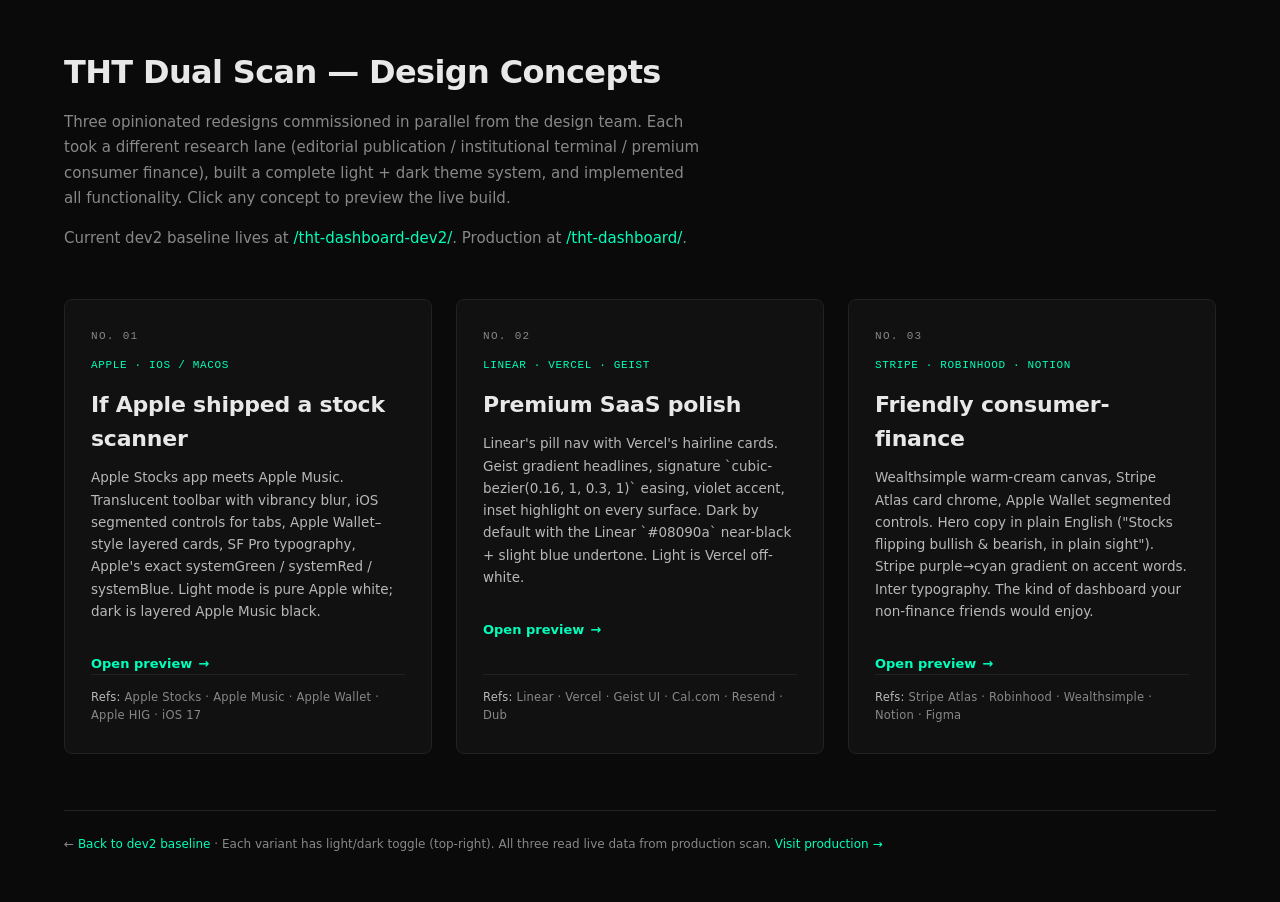
<file: docs/variants/index.html>
<!DOCTYPE html>
<html lang="en">
<head>
<meta charset="UTF-8">
<meta name="viewport" content="width=device-width, initial-scale=1.0">
<meta http-equiv="Cache-Control" content="no-cache, no-store, must-revalidate">
<title>THT Dual Scan — Design Concepts</title>
<style>
  :root {
    --bg: #0a0a0a; --fg: #e8e8e8; --dim: #888; --line: #222;
    --green: #00ffbb; --red: #ff4040; --table-bg: #111;
  }
  * { box-sizing: border-box; margin: 0; padding: 0; }
  body {
    background: var(--bg); color: var(--fg);
    font-family: -apple-system, BlinkMacSystemFont, "SF Pro Text", "Segoe UI", system-ui, sans-serif;
    padding: 48px 24px; max-width: 1200px; margin: 0 auto;
    font-size: 14px; line-height: 1.55;
  }
  header { margin-bottom: 48px; }
  h1 {
    font-size: 32px; font-weight: 700; letter-spacing: -0.02em; margin-bottom: 12px;
  }
  .lead {
    color: var(--dim); font-size: 15px; max-width: 640px; line-height: 1.7;
  }
  .lead a { color: var(--green); text-decoration: none; }
  .lead a:hover { text-decoration: underline; }

  .grid {
    display: grid; gap: 24px;
    grid-template-columns: repeat(auto-fit, minmax(320px, 1fr));
  }
  .concept {
    background: var(--table-bg); border: 1px solid var(--line);
    border-radius: 8px; padding: 28px 26px;
    transition: transform 0.2s ease, border-color 0.2s ease;
    text-decoration: none; color: inherit;
    display: flex; flex-direction: column; min-height: 280px;
  }
  .concept:hover {
    transform: translateY(-2px);
    border-color: var(--green);
  }
  .concept .num {
    font-family: ui-monospace, "SF Mono", "JetBrains Mono", Menlo, monospace;
    font-size: 11px; letter-spacing: 0.12em; text-transform: uppercase;
    color: var(--dim); margin-bottom: 12px;
  }
  .concept h2 {
    font-size: 22px; font-weight: 700; letter-spacing: -0.01em; margin-bottom: 10px;
  }
  .concept .school {
    font-family: ui-monospace, "SF Mono", "JetBrains Mono", Menlo, monospace;
    font-size: 11px; color: var(--green); letter-spacing: 0.06em;
    text-transform: uppercase; margin-bottom: 14px;
  }
  .concept p {
    color: #b8b8b8; font-size: 13.5px; line-height: 1.65; margin-bottom: 18px;
  }
  .concept .refs {
    margin-top: auto;
    color: var(--dim); font-size: 11.5px; letter-spacing: 0.02em;
    border-top: 1px solid var(--line); padding-top: 14px;
  }
  .concept .refs strong { color: #b8b8b8; font-weight: 500; }
  .concept .cta {
    display: inline-flex; align-items: center; gap: 6px;
    color: var(--green); font-weight: 600; font-size: 13px;
    margin-top: 14px;
  }
  .concept .cta .arrow { transition: transform 0.15s ease; }
  .concept:hover .cta .arrow { transform: translateX(3px); }

  footer {
    margin-top: 56px; padding-top: 24px;
    border-top: 1px solid var(--line);
    color: var(--dim); font-size: 12px;
  }
  footer a { color: var(--green); text-decoration: none; }
  footer a:hover { text-decoration: underline; }
</style>
</head>
<body>
<header>
  <h1>THT Dual Scan — Design Concepts</h1>
  <p class="lead">Three opinionated redesigns commissioned in parallel from the design team. Each took a different research lane (editorial publication / institutional terminal / premium consumer finance), built a complete light + dark theme system, and implemented all functionality. Click any concept to preview the live build.</p>
  <p class="lead" style="margin-top:14px;">Current dev2 baseline lives at <a href="../">/tht-dashboard-dev2/</a>. Production at <a href="https://piraci26.github.io/tht-dashboard/">/tht-dashboard/</a>.</p>
</header>

<div class="grid">

  <a class="concept" href="editorial/">
    <div class="num">No. 01</div>
    <div class="school">Apple · iOS / macOS</div>
    <h2>If Apple shipped a stock scanner</h2>
    <p>Apple Stocks app meets Apple Music. Translucent toolbar with vibrancy blur, iOS segmented controls for tabs, Apple Wallet–style layered cards, SF Pro typography, Apple's exact systemGreen / systemRed / systemBlue. Light mode is pure Apple white; dark is layered Apple Music black.</p>
    <span class="cta">Open preview <span class="arrow">→</span></span>
    <div class="refs"><strong>Refs:</strong> Apple Stocks · Apple Music · Apple Wallet · Apple HIG · iOS 17</div>
  </a>

  <a class="concept" href="terminal/">
    <div class="num">No. 02</div>
    <div class="school">Linear · Vercel · Geist</div>
    <h2>Premium SaaS polish</h2>
    <p>Linear's pill nav with Vercel's hairline cards. Geist gradient headlines, signature `cubic-bezier(0.16, 1, 0.3, 1)` easing, violet accent, inset highlight on every surface. Dark by default with the Linear `#08090a` near-black + slight blue undertone. Light is Vercel off-white.</p>
    <span class="cta">Open preview <span class="arrow">→</span></span>
    <div class="refs"><strong>Refs:</strong> Linear · Vercel · Geist UI · Cal.com · Resend · Dub</div>
  </a>

  <a class="concept" href="spatial/">
    <div class="num">No. 03</div>
    <div class="school">Stripe · Robinhood · Notion</div>
    <h2>Friendly consumer-finance</h2>
    <p>Wealthsimple warm-cream canvas, Stripe Atlas card chrome, Apple Wallet segmented controls. Hero copy in plain English ("Stocks flipping bullish & bearish, in plain sight"). Stripe purple→cyan gradient on accent words. Inter typography. The kind of dashboard your non-finance friends would enjoy.</p>
    <span class="cta">Open preview <span class="arrow">→</span></span>
    <div class="refs"><strong>Refs:</strong> Stripe Atlas · Robinhood · Wealthsimple · Notion · Figma</div>
  </a>

</div>

<footer>
  <p>← <a href="../">Back to dev2 baseline</a> &middot; Each variant has light/dark toggle (top-right). All three read live data from production scan. <a href="https://piraci26.github.io/tht-dashboard/">Visit production →</a></p>
</footer>
</body>
</html>
</file>
